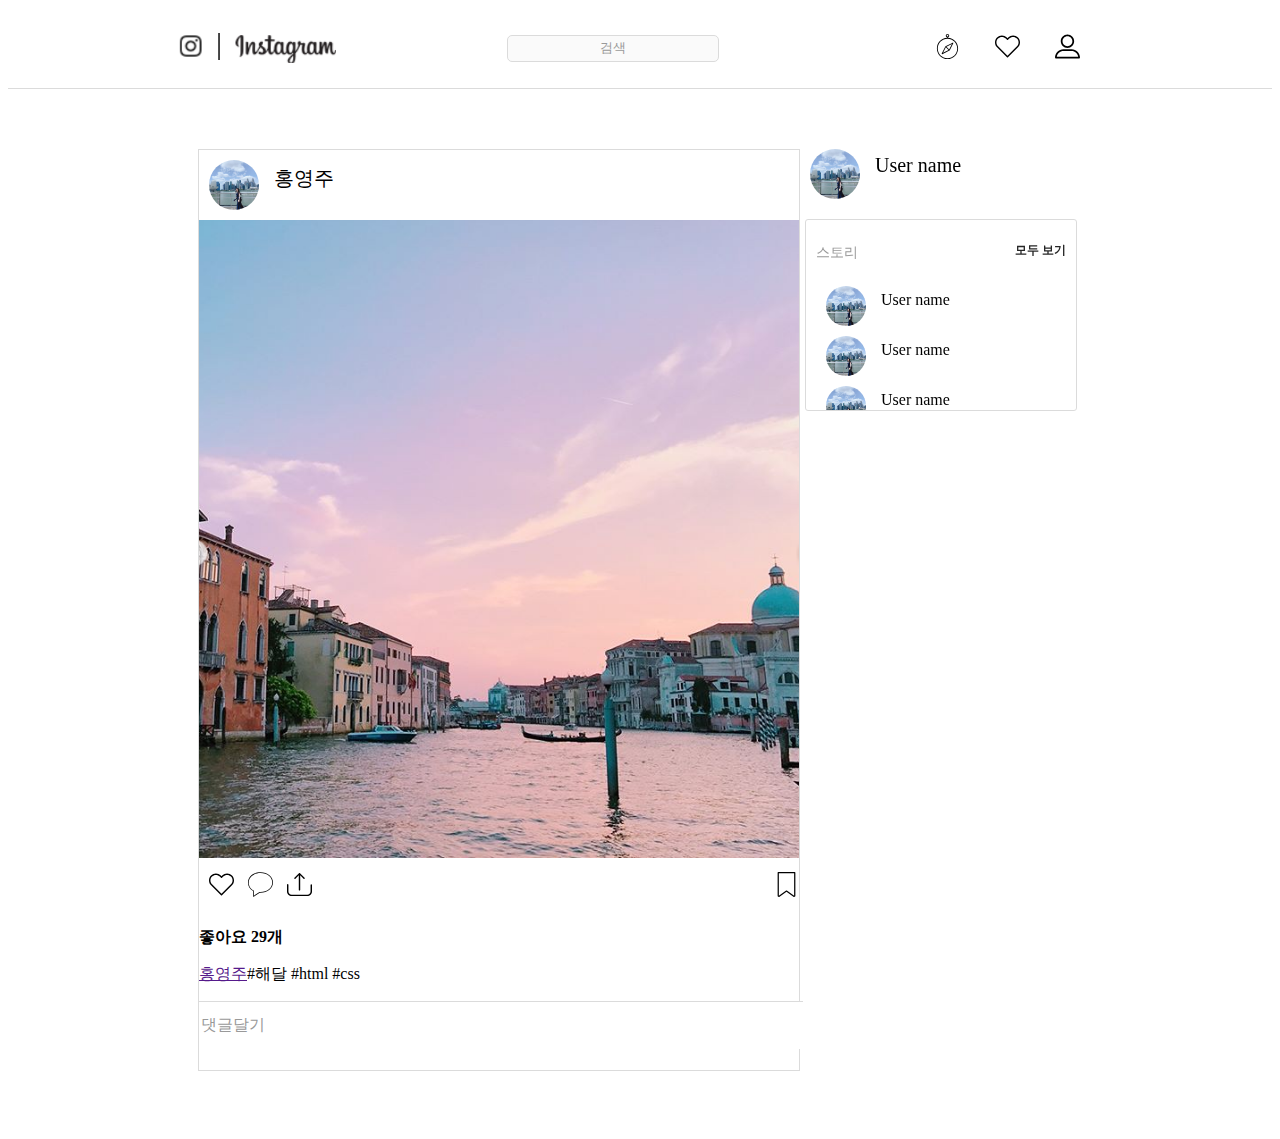
<file: index12345.html>
<!DOCTYPE html>
<html lang="ko">
<head>
    <meta charset="UTF-8">
    <title>instagram</title>
    <link rel="shortcut icon" href="images/instacolor.png">
    <link rel="stylesheet" href="instaStyle.css">
</head>
<body>
    <header>
        <div class="logo">
            <img src="images/instagrams.png" alt="" class="instagram_logo">
        </div>
        <div class="search">
            <input type="text" value="검색">
        </div>
        <nav>
            <ul>
                <li><img src="images/compass.svg" alt="" class="logo_img"></li>
                <li><img src="images/heart.svg" alt="" class="logo_img"></li>
                <li><img src="images/profile.svg" alt="" class="logo_img"></li>
            </ul>
    </header>
    <div class="con_wrap">
        <div class="conA">
            <div class="con">
                <div class="title">
                     <img src="images/hong.png" alt="" class="img">
                     <p>홍영주</p>
                </div>
                <img src="images/picture.png" alt="" class="con_img">
                <div class="logos">
                    <div class="logos_left">
                        <img src="images/heart.svg" alt="" class="logo_img">
                        <img src="images/speech-bubble.svg" alt="" class="logo_img">
                        <img src="images/upload.svg" alt="" class="logo_img">
                    </div>
                    <div class="logos_right">
                        <img src="images/bookmark.svg" alt="" class="logo_img">
                    </div>
                </div>
                <div class="content">
                    <p><b>좋아요 29개</b></p>
                    <p><a href="">홍영주</a>#해달 #html #css</p>
                    <input type="text" name="" id="" value="댓글달기">
                </div>
            </div>
        </div>
        <div class="conB">
            <!-- 프로필사진과 user이름이 들어갑니다. -->
            <div class="profile">
                <img src="images/hong.png" alt="" class="img">
                <p>User name</p>
            </div>
            <!-- Story목록이 들어갑니다. -->
            <div class="story">
                <div class="story_title">
                    <p>스토리</p>
                    <p><b>모두 보기</b></p>
                </div>
                <!-- story를 업로드 한 user의 프로필 사진과 이름이 들어갑니다. -->
                <div class="story_content">
                    <img src="images/hong.png" alt="" class="story_img">
                    <p>User name</p>
                </div>
                <div class="story_content">
                    <img src="images/hong.png" alt="" class="story_img">
                    <p>User name</p>
                </div>
                <div class="story_content">
                    <img src="images/hong.png" alt="" class="story_img">
                    <p>User name</p>
                </div>
                <div class="story_content">
                    <img src="images/hong.png" alt="" class="story_img">
                    <p>User name</p>
                </div>

            </div>
        </div>
    </div>
</body>
</html>
</file>
<file: instaStyle.css>
header{
    height: 80px;
    display: flex;
    justify-content: space-evenly;
    align-items: center;
    border-bottom: 1px solid #DBDBDB;
    background-color: #ffffff;
}
.instagram_logo {
    width: 165px;
}

.search input{
    width: 200px;
    padding: 5px;
    border:1px solid #DBDBDB;
    border-radius: 5px;
    background-color:#fafafa;
    text-align: center;
    color: #999999;
}
ul{
    display: flex;
    list-style: none;
}
li{
    margin-right: 25px;
}

.logo_img{
    width: 25px;
    padding: 10px;
    padding-right: 0;
}

.con_wrap {
    display: flex;
    justify-content: center;
    align-items: flex-start;
    margin-top: 50px;
    padding: 0 290px;
}

.conA {
    flex: 2;
    margin: 10px 0;
}

.conB {
    flex: 1;
    position: sticky;
    top: 50px;
}

.logos {
    display: flex;
    justify-content: space-between;
}

.conA .con {
    width: 600px;
    height: 920px;
    margin-bottom: 50px;
    border: 1px solid #DBDBDB;
    bottom-radius: 3px;
    background-color: #ffffff;
}

.title{
    display: flex;
    margin: 10px;
}

.title p{
    margin: 5px 15px;
    font-size: 20px;
}

.con_img {
    width: 600px;
}

.img {
    width: 50px;
    height: 50px;
    border-radius: 50%;
}
.content input{
    width: 100%;
    height: 45px;
    border: none;
    border-top: 1px solid #DBDBDB;
    color: #999999;
    font-size: 16px;
}

.content input:focus{
    outline: none;
}

.profile{
   display: flex;
   margin: 10px;
}
.profile p{
   margin: 5px 15px;
   font-size: 20px;
}
.story{
   width: 250px;
   height: 170px;
   margin: 20px 5px;
   padding: 10px;
   border: 1px solid #DBDBDB;
   border-radius: 3px;
   overflow: auto;             /* div의 크기보다 내용이 더 많으면 스크롤이 생기게 해줍니다.*/
}
.story_title{
   display:flex;
   justify-content: space-between;
}
.story_title p:nth-child(1){    /*`class="story_title"`의 첫 번째 `p`를 가리킵니다.("스토리")*/
   color: #999999;
   font-size: 14px;
}
.story_title p:nth-child(2){    /*`class="story_title"`의 두 번째 `p`를 가리킵니다.("모두 보기")*/
   color: #262626;
   font-size: 12px;
}
.story_img{
   width: 40px;
   height: 40px;
   border-radius: 50%;
}
.story_content{
   display: flex;
   margin: 10px;
}
.story_content p{
   margin: 5px 15px;
   font-size: 16px;
}

@media screen and (max-width: 1000px) {
    .conB{
        display: none;
    }
}
</file>
